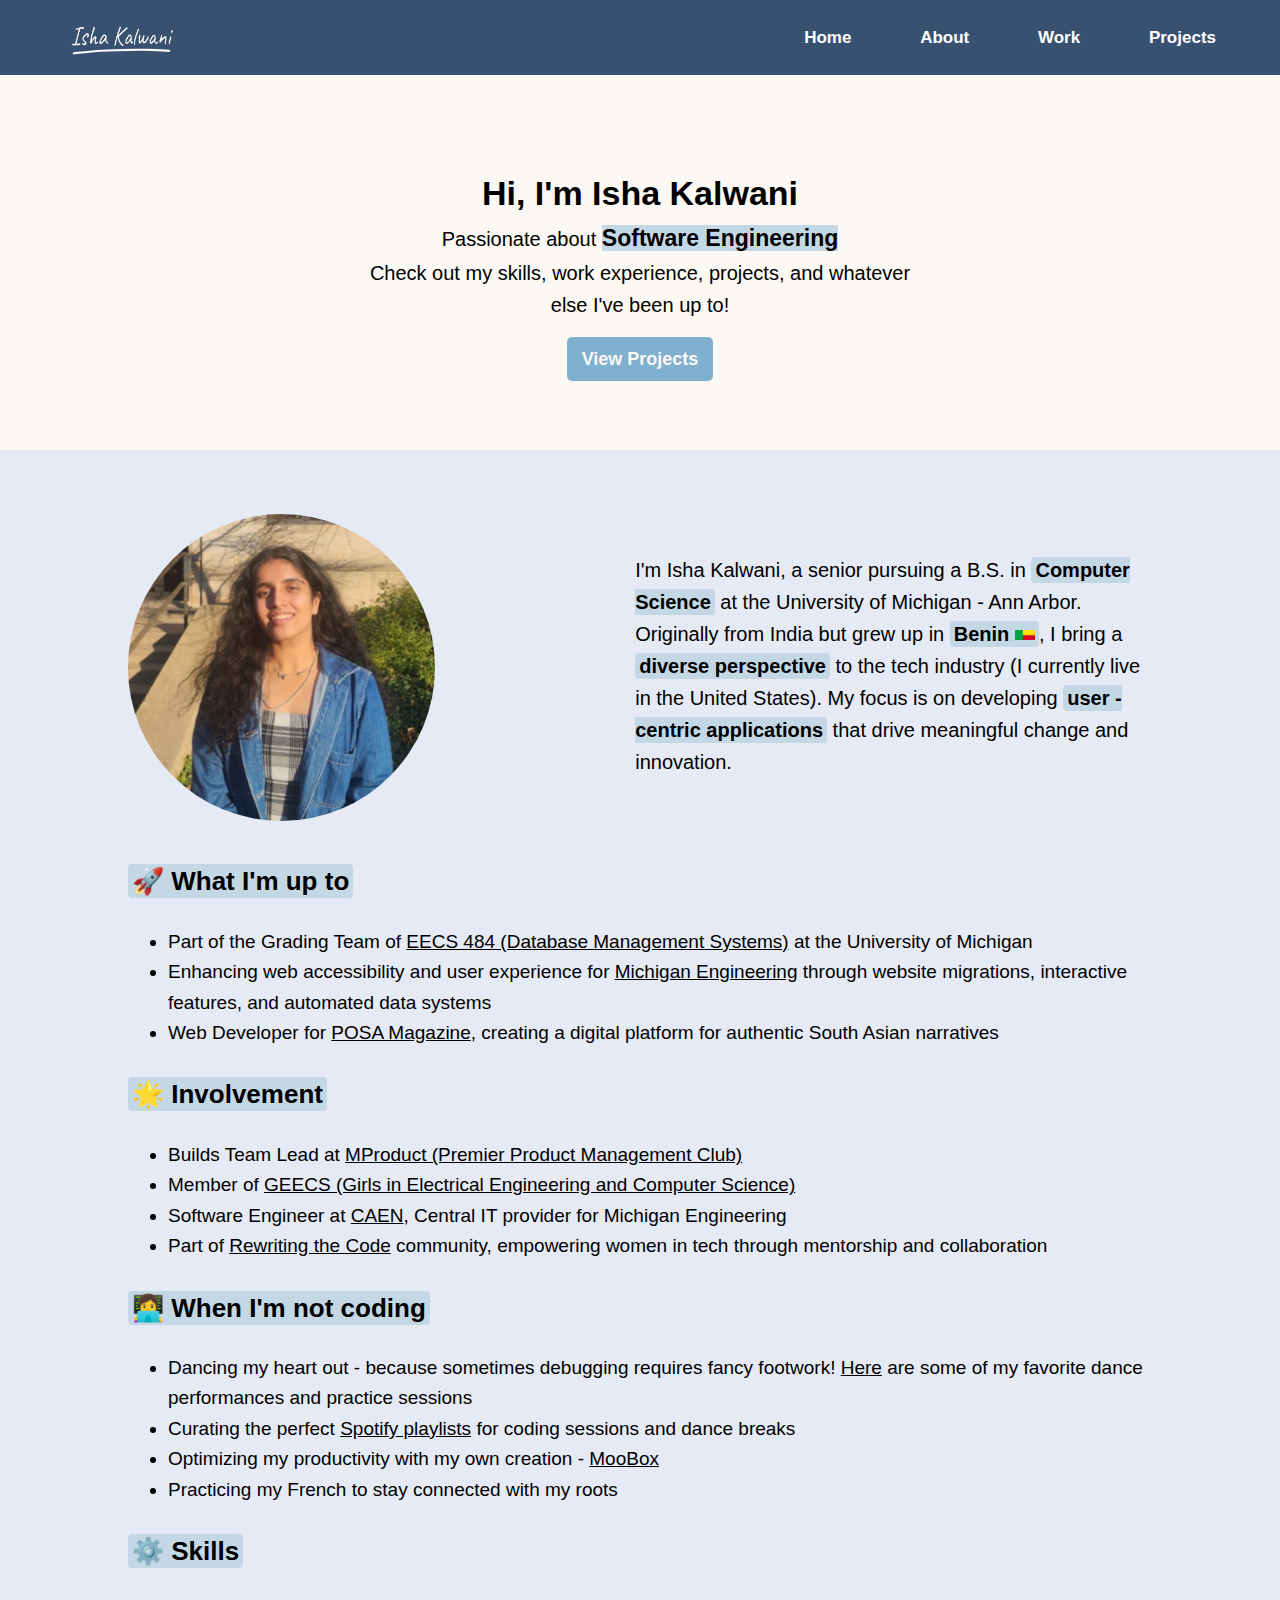
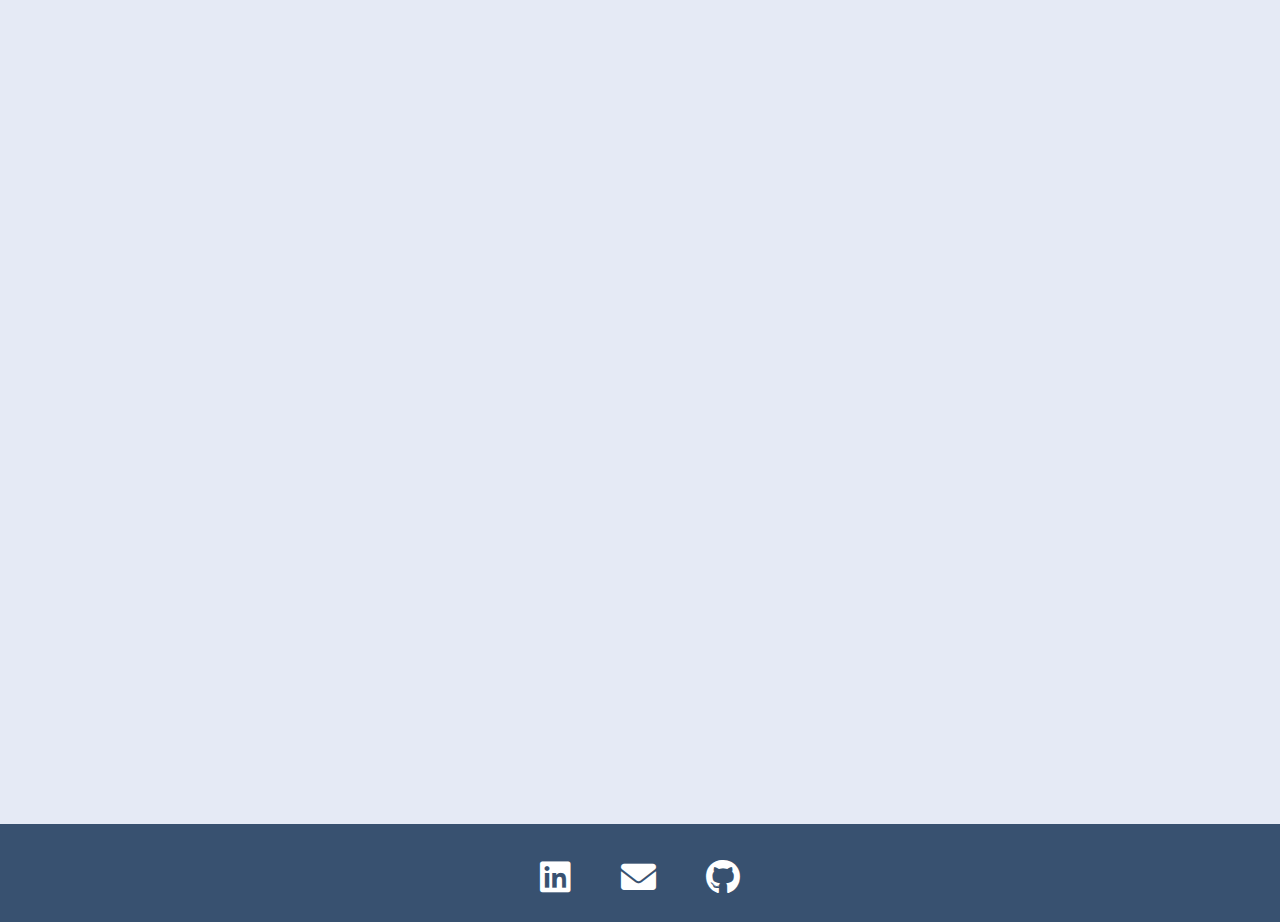
<file: index.html>
<!DOCTYPE html>
<html lang="en">
<head>
    <meta charset="UTF-8">
    <meta name="viewport" content="width=device-width, initial-scale=1.0">
    <title>Isha Kalwani</title>
    <link rel="stylesheet" href="css/style.css">
    <link rel="stylesheet" href="https://cdnjs.cloudflare.com/ajax/libs/font-awesome/6.0.0-beta3/css/all.min.css">
    <link rel="icon" type="image/png" sizes="32x32" href="images/eye.png">
</head>
<style>
    h1 {
        text-align: center;
    }

    h1 a {
        text-decoration: none;
        color: white; 
    }
</style>
 <body>
<header>
    <div class="containerl">
        <div class="header-left">
            <h1>
                <a href="#home" class="logo">
                    <img src="images/isha.png" alt="Isha Kalwani">
                </a>
            </h1>
        </div>
        <div class="header-right">
                <div class="menu-toggle" id="menu-toggle">
                    <div></div>
                    <div></div>
                    <div></div>
                </div>
                <nav>
                <ul class="header-items" id="header-items">
                    <li><a href="#home">Home</a></li>
                    <li><a href="#about">About</a></li>
                    <li><a href="#work">Work</a></li>
                    <li><a href="#projects">Projects</a></li>
                </ul>
            </nav>
        </div>
    </div>
</header>


<main>
        <section id="home">
    <div class="active">
            <div class="container">
                <div class="content">
                    <h1 style="font-size: 34px; padding-top: 97px;">Hi, I'm Isha Kalwani</h1>
                    <div id="tagline" style="font-size: 20px;">
                        Passionate about 
                        <span id="rotating-text"></span>
                    </div>
                    <div class="subtext">Check out my skills, work experience, projects, and whatever else I've been up to!</div>
                    <div class="cta-buttons">
                        <a href="#projects" class="cta-button" style="font-size:18px;  padding: 8px 15px;">View Projects</a>
                    </div>
                </div>
            </div>
            </div>
        </section>

        <section id="about" class="fade-in">
    <div class="container">
        <div class="about-content">
            <img src="/images/me.jpeg" alt="Isha Kalwani" class="profile-photo">
            <div class="about-text">
                <p style="font-size: 20px;">I'm Isha Kalwani, a senior pursuing a B.S. in <span class="highlight-mixed">Computer Science</span> at the University of Michigan - Ann Arbor. Originally from India but grew up in <span class="highlight-mixed">Benin <img src="images/flag.png" alt="Benin Flag" style="width: 20px; height: auto; vertical-align: middle;"></span>, I bring a <span class="highlight-mixed">diverse perspective</span> to the tech industry (I currently live in the United States). My focus is on developing <span class="highlight-mixed">user - centric applications</span> that drive meaningful change and innovation.</p>
            </div>
            
        </div>
        <p style="font-size: 26px; margin-top: 40px;"><span class="highlight-mixed">🚀 What I'm up to</span></p>
                <ul style="font-size: 19px;">
                    <li>Part of the Grading Team of <a class="custom-link" target="_blank" href="https://web.eecs.umich.edu/~mozafari/eecs484/#summary">EECS 484 (Database Management Systems)</a> at the University of Michigan</li>
                    <li>Enhancing web accessibility and user experience for <a class="custom-link" target="_blank" href="https://caen.engin.umich.edu">Michigan Engineering</a> through website migrations, interactive features, and automated data systems</li>
                    <li>Web Developer for <a class="custom-link" target="_blank" href="https://posamag.com">POSA Magazine</a>, creating a digital platform for authentic South Asian narratives</li>
                </ul>

                <p style="font-size: 26px;"><span class="highlight-mixed">🌟 Involvement</span></p>
                <ul style="font-size: 19px;">
                    <li>Builds Team Lead at <a class="custom-link" target="_blank" href="https://www.mproduct-umich.org">MProduct (Premier Product Management Club)</a></li>
                    <li>Member of <a class="custom-link" target="_blank" href="https://www.geecsumich.com">GEECS (Girls in Electrical Engineering and Computer Science)</a></li>
                    <li>Software Engineer at <a class="custom-link" target="_blank" href="https://caen.engin.umich.edu">CAEN</a>, Central IT provider for Michigan Engineering</li>
                    <li>Part of <a class="custom-link" target="_blank" href="https://rewritingthecode.org">Rewriting the Code</a> community, empowering women in tech through mentorship and collaboration</li>
                </ul>
                <p style="font-size: 26px;"><span class="highlight-mixed">👩‍💻 When I'm not coding</span></p>
                <ul style="font-size: 19px;">
    <li>Dancing my heart out - because sometimes debugging requires fancy footwork! <a class="custom-link" target="_blank" href="https://youtu.be/0W-0nBFbK8g?si=SeB-k1p0jN7BOyxP">Here</a> are some of my favorite dance performances and practice sessions</li>
    <li>Curating the perfect <a class="custom-link" target="_blank" href="https://open.spotify.com/user/31rvqskpxz3rrovitcp6qmxdbc4e?si=10161634b32847b5">Spotify playlists</a> for coding sessions and dance breaks</li>
    <li>Optimizing my productivity with my own creation - <a class="custom-link" target="_blank" href="https://moo-box.vercel.app">MooBox</a></li>
    <li>Practicing my French to stay connected with my roots</li>
</ul>
                <p style="font-size: 26px;"><span class="highlight-mixed">⚙️ Skills</span></p>
    </div>
    <div class="skills-container">
    
    <div id="skills" class="fade-in">
  <div class="skills-category">
    <h4 style="font-size:20px;">Programming Languages</h4>
    <ul>
      <li>C++</li>
      <li>Python</li>
      <li>JavaScript</li>
      <li>MATLAB</li>
      <li>HTML</li>
      <li>CSS</li>
    </ul>
  </div>
  
  <div class="skills-category">
    <h4 style="font-size:20px;">Web Development</h4>
    <ul>
      <li>React</li>
      <li>Tailwind CSS</li>
      <li>MaterialUI</li>
      <li>Flask</li>
      <li>Node.js</li>
      <li>WordPress</li>
    </ul>
  </div>
  
  <div class="skills-category">
    <h4 style="font-size:20px;">Databases and Backend</h4>
    <ul>
      <li>Firebase</li>
      <li>MongoDB</li>
      <li>MySQL</li>
    </ul>
  </div>
  
  <div class="skills-category">
    <h4 style="font-size:20px;">Tools and Technologies</h4>
    <ul>
      <li>Git</li>
      <li>VSCode</li>
      <li>XCode</li>
      <li>Postman</li>
      <li>Jupyter Notebook</li>
      <li>Figma</li>
    </ul>
  </div>
</div>
</div>
<section id="work" class="fade-in">
    <div class="container" style="padding-top: 0px;">
        <p style="font-size: 30px; padding-top: 0;"><span class="work-experience">Work Experience</span></p>
        <div class="work-item">
            <h3 style="font-size: 24px;" class="project-title">Software Engineer - Web Systems at CAEN (Central IT Provider for Michigan Engineering)</h3>
            <p class="work-date" style="font-size:17px;">May 2024 - August 2024</p>
            <ul style="font-size: 19px;">
                <li>Spearheaded migration of faculty websites to <span class="highlighter">WordPress</span>, implementing interactive features with <span class="highlighter">JavaScript</span> and <span class="highlighter">PHP</span>. Created interactive features using <span class="highlighter">jQuery</span> and <span class="highlighter">AJAX</span>, enhancing user engagement on department event pages - resulted in a <span class="highlighter">30%</span> increase in event registrations.</li>
                <li>Engineered automated data integration pipeline using <span class="highlighter">Google Apps Script</span>, facilitating real-time synchronization between Google Sheets, WordPress sites, and Constant Contact. Reduced manual data entry by <span class="highlighter">75%</span> and improved information accuracy by <span class="highlighter">95%</span>.</li>
                <li>Implemented CI/CD pipeline using <span class="highlighter">Jenkins</span>, optimized server infrastructure by implementing <span class="highlighter">Nginx</span> as a reverse proxy and load balancer, reducing average page load times by <span class="highlighter">35%</span>.</li>
            <p style="font-size: 19px;">Examples of websites deployed:</p>
            <ul class="interests-list" style="font-size: 19px;">
                <li><a class="custom-link" href="https://pmt.engin.umich.edu" target="_blank">CoE Project Management Team (PMT)</a></li>
                <li><a class="custom-link" href="https://macromolecular.engin.umich.edu/" target="_blank">Macromolecular Science and Engineering</a></li>
                <li><a class="custom-link" href="https://shaolab.engin.umich.edu/" target="_blank">Shao Manufacturing Lab</a></li>
            </ul>
            </ul>
        </div>
    </div>
</section>

<section id="work2" class="fade-in">
    <div class="container">
        <div class="work-item">
            <h3 style="font-size: 24px;">Software Engineering Intern at MTN Group</h3>
            <p class="work-date" style="font-size: 17px;">May 2023 - August 2023</p>
            <ul style="font-size: 19px;">
                <li>Designed and developed key frontend components for MTN's product catalog application using modern web technologies including <span class="highlighter">HTML5, CSS3, JavaScript, and React</span>. Implemented an intuitive login interface, responsive admin dashboard, and functional management panel.</li>
                <li>Engineered backend services using <span class="highlighter">Python with Django</span>, developing distributed REST API endpoints for efficient data management and retrieval. Implemented <span class="highlighter">SQL</span> database optimizations, resulting in a <span class="highlighter">25%</span> decrease in query response times.</li>
                <li>Integrated <span class="highlighter">LDAP (Lightweight Directory Access Protocol) authentication</span> system, enhancing application security and streamlining user management processes. Implemented role-based access control, reducing unauthorized access attempts by <span class="highlighter">22%</span>.</li>
                <li>Implemented <span class="highlighter">responsive design principles</span> and conducted cross-browser testing, ensuring seamless user experience across various devices and platforms using<span class="highlighter">agile methodologies</span>. This effort contributed to a <span class="highlighter">20%</span> improvement in overall user engagement and a <span class="highlighter">30%</span> reduction in bounce rates.</li>
            </ul>
        <div class="figma-images">
            <div class="image-container">
                <img src="images/mtn.png" alt="Figma Prototype 1">
                <img src="images/mtn2.png" alt="Figma Prototype 2">
            </div>
        </div>
    </div>
</div>


<!-- <section id="work3" class="fade-in">
    <div class="container">
        <div class="work-item">
            <h3 style="font-size: 24px;">Product and Software Engineer at MProduct 2022 Cohort - University of Michigan </h3>
            <p class="work-date" style="font-size: 17px;">Aug 2022 - Dec 2022</p>
            <ul style="font-size: 19px;">
                <li>Developed an end-to-end secure, web-based voting system for hosting elections using <span class="highlighter">JavaScript, HTML, CSS, mySQL, Git and Unix </span>in a collaborative, corporate environment.</li>
                <li>Formulated <span class="highlighter">RSA and Caesar ciphers</span> to securely protect user information and data.</li>
                <li>Enhanced user-friendliness and participation by <span class="highlighter">35% </span>and cut down result turn around time by around <span class="highlighter">30%</span>.</li>
                <li>Used different browser-based interface design tools such as <span class="highlighter">Figma</span> that allow teams to design, prototype, and collaborate on user interfaces in real-time.</li>
            </ul>
        </div>
    </div>
</section> -->

        <section id="projects" class="fade-in">
            <div class="container">
                 <p style="font-size: 30px;"><span class="work-experience">Side Projects</span></p>
                <div class="project-grid">
                    <div class="project-card" data-id="1">
                        <img src="images/moobox.png" alt="Project 1">
                        <h3 style="font-size: 19px;" class="project-title"><span class="highlight">MooBox</span> - Productivity Web Application</h3>
                        <ul  style="font-size: 19px;">
                    <li>Developed a full-stack productivity web application with a cow theme</li>
                    <li>Implemented features including dynamic to-do lists, Pomodoro timer, and focus mode</li>
                    <li>Built with React, Node.js, and Tailwind CSS</li>
                    <li>Designed responsive UI with gamification elements to boost engagement</li>
                </ul>

                        <div class="skills-section">
            <p style="font-size:19px;"> <span style="font-weight: bold; background-color: moccasin; padding: 0 5px;">Tech Used</span>: Spotify API, React, Node.js, HTML, Tailwind CSS, JavaScript, RESTful API, Responsive Design, Vercel</p>
            <div class="project-links">
            <a href="https://github.com/ikalwani/MooBox.git" target="_blank" style="font-size:16px; padding: 8px 15px;" class="cta-button" target="_blank" rel="noopener noreferrer">
                <i class="fab fa-github"></i> View Code
            </a>
            <a href="https://moo-box.vercel.app/" target="_blank" style="font-size:16px; padding: 8px 15px;" class="cta-button" target="_blank" rel="noopener noreferrer">View Website
            </a>
        </div>
        </div>
                    </div>
                    <div class="project-card" data-id="2">
    <img src="images/visa.png" alt="AirRide - Eco-Friendly Furniture Relocation App">
    <h3 style="font-size: 19px;" class="project-title"><span class="highlight">AirRide</span> - Eco-Friendly Furniture Relocation App</h3>
    <!-- <p>AirRide revolutionizes furniture relocation by connecting users with local drivers for efficient, eco-friendly transport. With an optimized booking system, real-time tracking, and carbon footprint monitoring, it addresses the 12 million tons of annual furniture waste in the U.S. by promoting reuse and reducing emissions.</p> -->
     <ul style="font-size: 19px;">
                    <li>Created an app connecting users with local drivers for efficient furniture transport</li>
                    <li>Implemented optimized booking system and real-time tracking</li>
                    <li>Integrated carbon footprint monitoring to promote eco-friendly practices</li>
                    <li>Aimed to address 12 million tons of annual furniture waste in the U.S.</li>
                </ul>

    <div class="skills-section">
        <p style="font-size:19px;"> <span style="font-weight: bold; background-color: moccasin; padding: 0 5px;">Tech Used</span>: React, Node.js, MongoDB, Figma, Google Maps API, Firebase Cloud Messaging, Express.js</p>
    </div>
    <div class="features-section">
    </div>
    <div class="project-links">
            <a href="https://www.figma.com/proto/ReocuxY5Tdvx2bdxQGNw9b/AirRide?t=1ZZ84qb5N1fDJWQQ-1" target="_blank" style="font-size:16px; padding: 8px 15px;" class="cta-button" target="_blank" rel="noopener noreferrer">View Figma
            </a>
            <a href="https://www.loom.com/share/f12971a7eecf421f84d6f30013ddf79f" target="_blank" style="font-size:16px; padding: 8px 15px;" class="cta-button" rel="noopener noreferrer">View Demo
            </a>
    </div>
</div>

<div class="project-card" data-id="3">
     <img src="images/amazon_review_analysis.png" alt="Amazon Review Gender Analysis">
     <h3 style="font-size: 19px;"><span class="highlight">Amazon Review Gender Analyzer</span> - Data Mining & NLP Tool</h3>
     <ul style="font-size:19px;">
         <li>Developed a Python script to process and analyze 1M+ JSON-formatted Amazon reviews, implementing custom data structures and efficient algorithms for gender prediction and statistical analysis</li>
         <li>Engineered a modular codebase integrating libraries (NumPy, SciPy, NLTK) to perform t-tests, sentiment analysis, and word frequency calculations, revealing gender-based patterns in review behaviors</li>
         <li>Designed and implemented data visualization functions using Matplotlib and Seaborn, creating insightful plots to illustrate statistical findings and NLP results across gender groups</li>
     </ul>
     <div class="skills-section"> 
         <p style="font-size:19px;"> <span style="font-weight: bold; background-color: moccasin; padding: 0 5px;">Tech Used</span>: Python, JSON Processing, Data Structures, Algorithms, NumPy, SciPy, NLTK, Matplotlib, Seaborn, Statistical Analysis, NLP</p>
         <div class="project-links">
             <a href="https://github.com/ikalwani/Isha-portfolio.git" target="_blank" style="font-size:16px; padding: 8px 15px;" class="cta-button" target="_blank" rel="noopener noreferrer">
                 <i class="fab fa-github"></i> View Code
             </a>
         </div>
     </div>
 </div>

                  <div class="project-card" data-id="4">
    <img src="images/spoticry.png" alt="SpotiCry - Full-Stack Emotional Analytics Platform">
    <h3 style="font-size: 19px;"><span class="highlight">SpotiCry</span> - Full-Stack Emotional Analytics Platform</h3>
    <ul style="font-size:19px;">
        <li>Engineered a full-stack app for emotional experience tracking, utilizing React, Flask, and MongoDB, furthermore automated hourly data extraction from Google Sheets and MongoDB storage using Python</li>
        <li>Developed a Flask-based RESTful API to serve emotional data to a React frontend</li>
        <li>Implemented Spotify-inspired data visualizations using Chart.js and D3.js</li>
    </ul>
    <div class="skills-section"> 
        <p style="font-size:19px;"> <span style="font-weight: bold; background-color: moccasin; padding: 0 5px;">Tech Stack</span>: Python, Flask, React, MongoDB, Chart.js, D3.js, RESTful API, Google Sheets API, HTML, CSS, JavaScript</p>
        <div class="project-links">
            <a href="https://github.com/ikalwani/SpotiCry" target="_blank" style="font-size:16px; padding: 8px 15px;" class="cta-button" target="_blank" rel="noopener noreferrer">
                <i class="fab fa-github"></i> View Code
            </a>
            <a href="https://spoticry.vercel.app/" target="_blank" style="font-size:16px; padding: 8px 15px;" class="cta-button" target="_blank" rel="noopener noreferrer">View Website
            </a>
        </div>
    </div>
</div>

     <div class="project-card" data-id="5">
    <img src="images/healthcare_encryption.png" alt="Privacy-Preserving Healthcare Predictions">
    <h3 style="font-size: 19px;"><span class="highlight">Privacy-Preserving Healthcare Predictions</span> - Secure Prediction System Using Homomorphic Encryption</h3>
    <ul style="font-size:19px;">
        <li>Designed and implemented a privacy-preserving system to predict heart disease using logistic regression on encrypted patient data with TenSEAL and homomorphic encryption</li>
        <li>Ensured that patient data remains secure and confidential throughout the prediction process, adhering to healthcare privacy standards</li>
    </ul>
    <div class="skills-section"> 
        <p style="font-size:19px;"> <span style="font-weight: bold; background-color: moccasin; padding: 0 5px;">Tech Stack</span>: Python, TenSEAL, Homomorphic Encryption, Logistic Regression, UCI Heart Disease Dataset</p>
        <div class="project-links">
            <a href="https://github.com/ikalwani/predHealth.git" target="_blank" style="font-size:16px; padding: 8px 15px;" class="cta-button" target="_blank" rel="noopener noreferrer">
                <i class="fab fa-github"></i> View Code
            </a>
        </div>
    </div>
</div>


                    <div class="project-card" data-id="6">
                        <img src="images/posa.png" alt="Project 2">
                        <h3 style="font-size: 19px;"><span class="highlight">Posa Magazine</span> - Web Development for South Asian Representation</h3>
                        <!-- <p>Developing the digital presence for POSA (Portrait of South Asia), a magazine focused on authentic South Asian representation at the University of Michigan. This involves creating an accessible, user-friendly website that echoes the magazine's mission of inclusivity and authenticity.</p> -->
                         <ul style="font-size:19px;">
                    <li>Developed digital presence for POSA (Portrait of South Asia) magazine</li>
                    <li>Created an accessible, user-friendly website</li>
                    <li>Focused on authentic South Asian representation at the University of Michigan</li>
                    <li>Aligned website design with magazine's mission of inclusivity and authenticity</li>
                </ul>

                        <p style="font-size:19px;"> <span style="font-weight: bold; background-color: moccasin; padding: 0 5px;">Tech Used</span>: React, HTML, CSS, JavaScript, GraphQL, Adobe Creative Suite</p>
                         <div class="project-links">
            <a href="https://posamag.com/" target="_blank" style="font-size:16px; padding: 8px 15px;" class="cta-button" target="_blank" rel="noopener noreferrer">View Website
            </a>
    </div>
                    </div>
                
                     <div class="project-card" data-id="7">
                        <img src="images/wb.png" alt="Project 2">
                        <h3 style="font-size: 19px;"><span class="highlight">High-Altitude Weather Balloon Instrumentation</span></h3>
                        <!-- <p>Collaborated with Professor Aaron Ridley to design and build atmospheric and remote sensing instruments, develop MATLAB programs for sensor control and data visualization, and test, deploy, and process sensor data for high-altitude balloon flights.</p> -->
                        <ul style="font-size:19px;">
                    <li>Collaborated with Professor Aaron Ridley on atmospheric and remote sensing instruments</li>
                    <li>Designed and built instruments for high-altitude balloon flights</li>
                    <li>Developed MATLAB programs for sensor control and data visualization</li>
                    <li>Tested, deployed, and processed sensor data</li>
                </ul>

                        <p style="font-size:19px;"> <span style="font-weight: bold; background-color: moccasin; padding: 0 5px;">Tech Used</span>: MATLAB, Embedded Systems, Circuit Design, Sensor Programming, Data Visualization</p>
                           <div class="project-links">
            <a href="https://www.youtube.com/watch?v=L2fNxag5ul4" target="_blank" style="font-size:16px; padding: 8px 15px;" class="cta-button" target="_blank" rel="noopener noreferrer">View Demo
            </a>
    </div>
                    </div>

                     <div class="project-card" data-id="8">
                        <img src="images/web.png" alt="Project 2">
                        <h3 style="font-size: 19px;"><span class="highlight">Portfolio</span></h3>
                       <p>You're looking at it! This very website is a project showcasing... itself. Meta, right?</p>
                       <p style="font-size:19px;"> <span style="font-weight: bold; background-color: moccasin; padding: 0 5px;">Tech Used</span>: HTML, CSS, JavaScript</p>

                      <a href="https://github.com/ikalwani/Isha-portfolio.git" target="_blank" style="font-size:16px; padding: 8px 15px;" class="cta-button" target="_blank" rel="noopener noreferrer">
                <i class="fab fa-github"></i> View Code
            </a>
            </div>
            </div>
            </div>
        </section>
        </section>
        </section>
    </main>
   <footer>
    <div class="footer">
        <div class="social-links">
            <a href="https://www.linkedin.com/in/isha-kalwani" target="_blank">
                <i class="fab fa-linkedin"></i>
            </a>
            <a href="mailto:ikalwani@umich.edu" target="_blank">
                <i class="fas fa-envelope"></i>
            </a>
            <a href="https://github.com/ikalwani" target="_blank">
                <i class="fab fa-github"></i>
            </a>
        </div>
    </div>
</footer>
    <script src="js/script.js"></script>
</body>
</html>
</file>
<file: css/style.css>
:root {
     --primary-color: #385170;
     --secondary-color: #e5eaf5;
     --accent-color: #80b0d0;
     --bg-color: #fcf8f3;
     --card-bg-color: #ffffff;
 }

 html {
    scroll-behavior: smooth;
}

 body {
    font-family: 'Arial', sans-serif;
    background-color: var(--bg-color);
    color: var(--text-color);
    line-height: 1.6;
    transition: background-color 0.3s ease, color 0.3s ease;
    margin: 0;
    padding: 0;
    font-size: 20px;
}

.logo img {
    width: 115px;
    height: 50px;
    padding-top: 20px;

}

 header {
    background: var(--primary-color);
    transition: background 0.3s;
    position: fixed;
    width: 100%;
    top: 0;
    z-index: 1000;
    font-size: 17px;
    color: #ffffff;
}
.work-experience {
    display: flex;
    align-items: center;
    justify-content: center;
    font-weight: bold;
    padding: 2px 4px;
    border-radius: 4px;
    height: 100px;
}

 #skills ul li {
     font-size: 18px;
     line-height: 1.5;
 }
 .skills-container {
     padding: 0 50px;
 }

 header.scrolled {
    background: var(--accent-color);
} 

.skills-category {
    margin-bottom: 1rem;
    font-size: 18px;
    gap: 0.5px 3px;
    padding-left:20px;
    padding-right: 20px
}

.skills-category h4 {
    color: var(--primary-color);
    margin-bottom: 0.5rem;
    font-size:18px;
}
.skills-category h3 {
    color: var(--primary-color);
    margin-bottom: 0.5rem;
    font-size: 18px;
}
.social-links {
    margin-top: 10px;
}

.social-links a {
    color: #fff;
    margin: 0 20px;
    font-size: 1.5rem;
    text-decoration: none;
    transition: color 0.3s;
    font-size: 35px;
}

.header-items {
    flex-direction: column;
}
.social-links a:hover {
    color: #0066cc;
}

.skills-category ul {
    list-style-type: none;
}

.skills-category ul li {
    background: var(--secondary-color);
    margin-bottom: 0.5rem;
    padding: 2rem;
    border-radius: 10px;
    font-size: 18px;
}
.header-left {
    display: flex;
    align-items: center;
}

.header-right {
    display: flex;
    align-items: center;
}

 .container {
     width: 90%;
     margin: auto;
     overflow: hidden;
 }

 .containerl{
    width: 90%;
        margin: auto;
        height: 75px;
        display: flex;
        justify-content: space-between;
        align-items: center;
 }

 nav h1 {
     display: inline;
     margin: 0;
     font-size: 2rem;
 }

 nav ul {
     list-style: none;
     float: right;
     margin: 0;
     padding: 0;
 }

 nav ul li {
     display: inline;
     margin-left: 4rem;
 }

 nav ul li a {
     text-decoration: none;
     color: var(--text-color);
     font-weight: bold;
     transition: color 0.3s;
 }

 nav ul li a:hover {
     color: var(--accent-color);
 }

 .main {
     padding: 3rem 0;
 }

 #home {
     height: 50vh;
     display: flex;
     align-items: center;
     justify-content: center;
     background: var(--bg-color);
    text-align: center;
 }


 #home .content {
     text-align: center;
     color:black;
     font-size: 38px;
 }

  #home h1 {
     margin: 0;
     font-size: 3rem;
 }
#tagline {
    font-size: 18px;
    /* Adjust the font size as per your preference */
}

 .active .container .content .tagline {
     font-size: 10px;
     margin: 1rem 0;
 }

 #tagline #rotating-text {
     font-weight: bold;
     transition: opacity 0.5s ease;
     font-size: 23px;
     background-color: #c4d7e4;
 }

 .subtext {
     margin-bottom: 1rem;
     font-size: 20px;
 }

 .cta-buttons {
     display: flex;
     justify-content: center;
     gap: 1rem;
 }

 .cta-button {
     display: inline-block;
     padding: 0.2rem 0.1rem;
     border-radius: 5px;
     background: var(--accent-color);
     color: var(--bg-color);
     text-decoration: none;
     font-weight: bold;
     transition: background 0.3s;
     border: 2px solid var(--border-color);
 }

 .profile-photo {
    justify-content: center;
    border-radius: 50%;
    width: 30%;
 }


 .about-text p {
     font-size: 20px;
 }

 .highlight-mixed {
     background-color:#c4d7e4;
     font-weight: bold;
     padding: 2px 4px;
     border-radius: 4px;
 }
.highlighter{
    font-weight: bold;
    padding: 2px 4px;
    border-radius: 4px;
}

.highlight{
    background-color: #c4d7e4;
        /* font-weight: bold; */
        padding: 2px 4px;
        border-radius: 4px;
}
.about-content {
    display: flex;
    align-items: center;
    gap: 200px;
    font-size: 30px;
}
 .cta-button.secondary {
     background: var(--secondary-color);
     color: var(--text-color);
 }

 .cta-button:hover {
     background: var(--primary-color);
    color: var(white);
 }

 #about,
 #projects,
 #contact {
     padding: 3rem 0;
     background: var(--secondary-color);
     transition: background 0.3s;
 }

 #about h2,
 #projects h2,
 #contact h2 {
     text-align: center;
     margin-bottom: 1.5rem;
     font-size: 34px;
 }

 #skills ul {
     list-style: none;
     padding: 0;
 }


 .project-grid {
     display: flex;
     justify-content: space-around;
     flex-wrap: wrap;
 }

 .project-card {
     background: var(--card-bg-color);
     width: 36%;
     height: auto;
     margin: 2rem 0;
     padding: 2rem;
     box-shadow: 0 4px 8px rgba(0, 0, 0, 0.1);
     transition: box-shadow 0.3s;
     cursor: pointer;
        font-size: 30px;
 }

 .project-card:hover {
     transform: scale(1.05);
     box-shadow: 0 8px 16px rgba(0, 0, 0, 0.2);
 }

 .project-card img {
     width: 100%;
     height: auto;
 }

 .project-card h3 {
     margin: 1rem 0 0.5rem;
 }

.modal {
    display: none;
    position: fixed;
    z-index: 1000;
    left: 0;
    top: 0;
    width: 100%;
    height: 100%;
    background-color: rgba(0, 0, 0, 0.5);
    overflow: auto;
}

.modal .container {
    background-color: white;
    margin: 10% auto;
    padding: 20px;
    border: 1px solid #888;
    width: 80%;
    box-shadow: 0 4px 8px rgba(0, 0, 0, 0.1);
    text-align: center;
    border-radius: 8px;
}

 .modal-content img {
     width: 100%;
     height: auto;
 }

 .close {
     color: var(--text-color);
     float: right;
     font-size: 3rem;
 }

 .close:hover,
 .close:focus {
     color: var(--accent-color);
     text-decoration: none;
     cursor: pointer;
 }

 #contact form {
     display: flex;
     flex-direction: column;
     gap: 1.2rem;
 }

 #contact input,
 #contact textarea {
     padding: 1rem;
     border: 1px solid var(--text-color);
     border-radius: 5px;
     font-size: 1.4rem;
 }

 #contact button {
     padding: 1rem 1.4rem;
     border: none;
     border-radius: 5px;
     background: var(--accent-color);
     color: var(--bg-color);
     font-size: 1.5rem;
     font-weight: bold;
     cursor: pointer;
     transition: background 0.3s;
    display: block;

 }

 #contact button:hover {
     background: var(--primary-color);
 }

 footer {
     text-align: center;
     padding: 1rem 0;
     background: var(--primary-color);
     color: var(--bg-color);
     transition: background 0.3s;
 }

 .footer{
    font-size: 9px;
 }


 footer span {
     cursor: help;
 }



 .fade-in.appear {
     opacity: 1;
     transform: translateY(0);
 }   

 #about,
 #work {
     padding: 4rem 0;
     background: var(--secondary-color);
 }

 #about h2,
 #work h2 {
     text-align: center;
     margin-bottom: 2rem;
     font-size: 2.5rem;
     color: var(--primary-color);
 }

 #about p {
     font-size: 1.1rem;
     line-height: 1.6;
     margin-bottom: 1.5rem;
 }

#skills {
    display: grid;
    grid-template-columns: repeat(2, 1fr);
    grid-template-rows: repeat(2, auto);
    gap: 2px 5px;
    display: flex;
    flex-wrap: wrap;
}

 #skills h3 {
     font-size: 1.8rem;
     color: var(--primary-color);
 }

#skills ul {
    display: flex;
    flex-wrap: wrap;
    gap: 1rem;
    padding: 0;
    width: 100%;
    margin-left: 0;
}

 #skills li {
     background: var(--accent-color);
     color: white;
     padding: 0.5rem 1rem;
     border-radius: 20px;
     font-size: 1rem;
    display: flex;
        justify-content: center;
        flex-wrap: wrap;
 }

 .work-item {
     background: white;
     padding: 2rem;
     margin-bottom: 2rem;
     border-radius: 8px;
     box-shadow: 0 4px 6px rgba(0, 0, 0, 0.1);
     margin-top: 0px;
 }

 .work-item h3 {
     font-size: 1.5rem;
     color: var(--primary-color);
     margin-bottom: 0.5rem;
 }

 .work-date {
     font-style: italic;
     color: #666;
     margin-bottom: 1rem;
 }

 .work-item ul {
     padding-left: 1.5rem;
 }

 .work-item li {
     margin-bottom: 0.5rem;
 }

.custom-link {
    color: #000;
    background-color: transparent;
    transition: background-color 0.3s ease;
}

.custom-link:hover {
    background-color: moccasin
}

  @media (min-width: 768px) {
      .about-text p {
          font-size: 28px;
      }
  }

  @media (min-width: 992px) {
      .about-text p {
          font-size: 32px;
      }
  }

   h1 img {
       width: 300px;
       height: auto;
   }

   @media (min-width: 768px) {
       body {
           font-size: 18px;
       }

       .container {
           width: 90%;
       }

       #home h1 {
           font-size: 2.5rem;
       }

       #tagline {
           font-size: 1.75rem;
       }

       #skills {
           display: grid;
           grid-template-columns: repeat(2, 1fr);
       }

       .project-card {
           width: 100%;
       }
   }

  @media (max-width: 360px) {
      body {
          font-size: 10px;
      }

      .active .container .content h1 {
          font-size: 21px;
          padding-top: 40px;
      }

      #tagline {
          font-size: 19px;
      }

      #tagline #rotating-text {
          font-size: 19px;
      }

      .active .container .content .subtext {
          font-size: 12px;
      }

      .cta-button {
          font-size: 8px;
          padding: 4px 8px;
      }

      #skills {
          grid-template-columns: 1fr;
      }

      h1,
      h2,
      h3,
      h4 {
          font-size: 9px;
      }
  }

   @media (min-width: 1024px) {
       body {
           font-size: 20px;
       }

       .container {
           width: 80%;
       }

       #home h1 {
           font-size: 4rem;
       }

       #tagline {
           font-size: 4rem;
       }

       #skills {
           grid-template-columns: repeat(4, 1fr);
       }

       .project-card {
           width: 40%;
       }
   }

@media (max-width: 768px) {
    header {
        padding: 0.1rem 0;
    }

    nav ul {
        float: none;
        text-align: center;
        margin-top: 1rem;
    }

    nav ul li {
        display: block;
        margin: 0.5rem 0;
    }
}

img {
    max-width: 100%;
    height: auto;
}
@media (max-width: 768px) {
    .about-content {
        flex-direction: column;
        gap: 2rem;
    }

    .profile-photo {
        width: 60%;
    }

    .about-text p {
        font-size: 1rem;
    }
}

@media (max-width: 768px) {
    #home .content {
        font-size: 1rem;
    }

    h1,
    h2,
    h3,
    h4 {
        font-size: 1.5rem;
    }

    .skills-category ul li {
        font-size: 1rem;
    }
}

@media (max-width: 1200px) {
    .skills-category {
        margin-left: 50px;
        margin-right: 50px;
        font-size: 30px;
    }

    .skills-category h4 {
        font-size: 30px;
    }

    .skills-category h3 {
        font-size: 50px;
    }
}

@media (max-width: 768px) {
    .skills-category {
        margin-left: 20px;
        margin-right: 20px;
        font-size: 25px;
    }

    .skills-category h4 {
        font-size: 25px;
    }

    .skills-category h3 {
        font-size: 40px;
    }
        .social-links a {
            color: #fff;
            margin: 0 20px;
            font-size: 1.5rem;
            text-decoration: none;
            transition: color 0.3s;
            font-size: 28px;
        }
}

@media (max-width: 480px) {
    .skills-category {
        font-size: 15px;
    }

    .skills-category h4 {
        font-size: 18px;
    }

    .skills-category h3 {
        font-size: 25px;
    }

    #skills {
        display: flex;
        flex-direction: column;
        align-items: center;
    }

    #skills ul {
        margin-left: 0;
        gap: 0.5rem;
        width: 100%;
        padding: 0;
        margin: 0;
    }

    #skills li {
        font-size: 0.6rem;
        padding: 0.2rem 0.7rem;
        margin: 0.1rem 0;
        width: auto;
    }
}
 .interests-list {
     font-size: 34px;
     list-style-type:square;
     padding-left: 20px;
     margin-left:50px;

 }


 .figma-images {
     margin-top: 30px;
     max-height: 460px;
 }

 .figma-images h4 {
     margin-bottom: 10px;
 }

 .figma-images .image-container {
     display: flex;
     flex-wrap: wrap;
     justify-content: space-between;
 }
.figma-images .image-container img {
    width: 40%;
    height: px;
    max-width: 100%;
    border-radius: 8px;
    box-shadow: 0 4px 8px rgba(0, 0, 0, 0.1);
    margin-bottom: 20px;
}
 .figma-images .image-container img:last-child {
     margin-right: 0;
 }

 .menu-toggle {
     display: none;
     flex-direction: column;
     cursor: pointer;
     align-items: flex-end;
 }

 .menu-toggle div {
     width: 20px;
     height: 2px;
     background-color: #333;
     margin: 4px 0;
 }

@media (max-width: 768px) {
    .menu-toggle {
        display: flex;
        cursor: pointer;
    }

    .header-items {
        display: none;
        position: absolute;
        top: 100%;
        right: 0;
        background-color: #385170;
        width: 100%;
        box-shadow: 0 8px 9px rgba(0, 0, 0, 0.3);
        flex-direction: column;
        align-items: center;
    }

    .header-items.show {
        display: flex;
    }

    .header-items li {
        margin: 10px 0;
        text-align: center;
        padding-right: 20px;
    }

    .header-right {
        flex-direction: column;
        align-items: flex-end;
    }
}

 @media (max-width: 768px) {
     .project-title {
         font-size: 13px;
     }

     .project-description {
         font-size: 16px;
     }
 }

 @media (max-width: 480px) {
     .project-title {
         font-size: 10px;
     }

     .project-description {
         font-size: 10px;
     }

     .project-card{
        width:100%;
     }

     .cta-buttons+.cta-button{
        margin-left: 0px;
        gap:0px;
     }
 }

 .fade-in {
     opacity: 0;
     transform: translateY(20px);
     transition: opacity 0.5s ease, transform 0.5s ease;
 }

 .fade-in.active {
     opacity: 1;
     transform: translateY(0);
 }

 .cta-button+.cta-button {
     margin-left: 15px;
 }


 @media (max-width: 360px) {
     #home .content {
         font-size: 1rem;
     }

     h1,
     h2,
     h3,
     h4 {
         font-size: 10px;
     }

     .skills-category ul li {
         font-size: 1rem;
     }
 }
</file>
